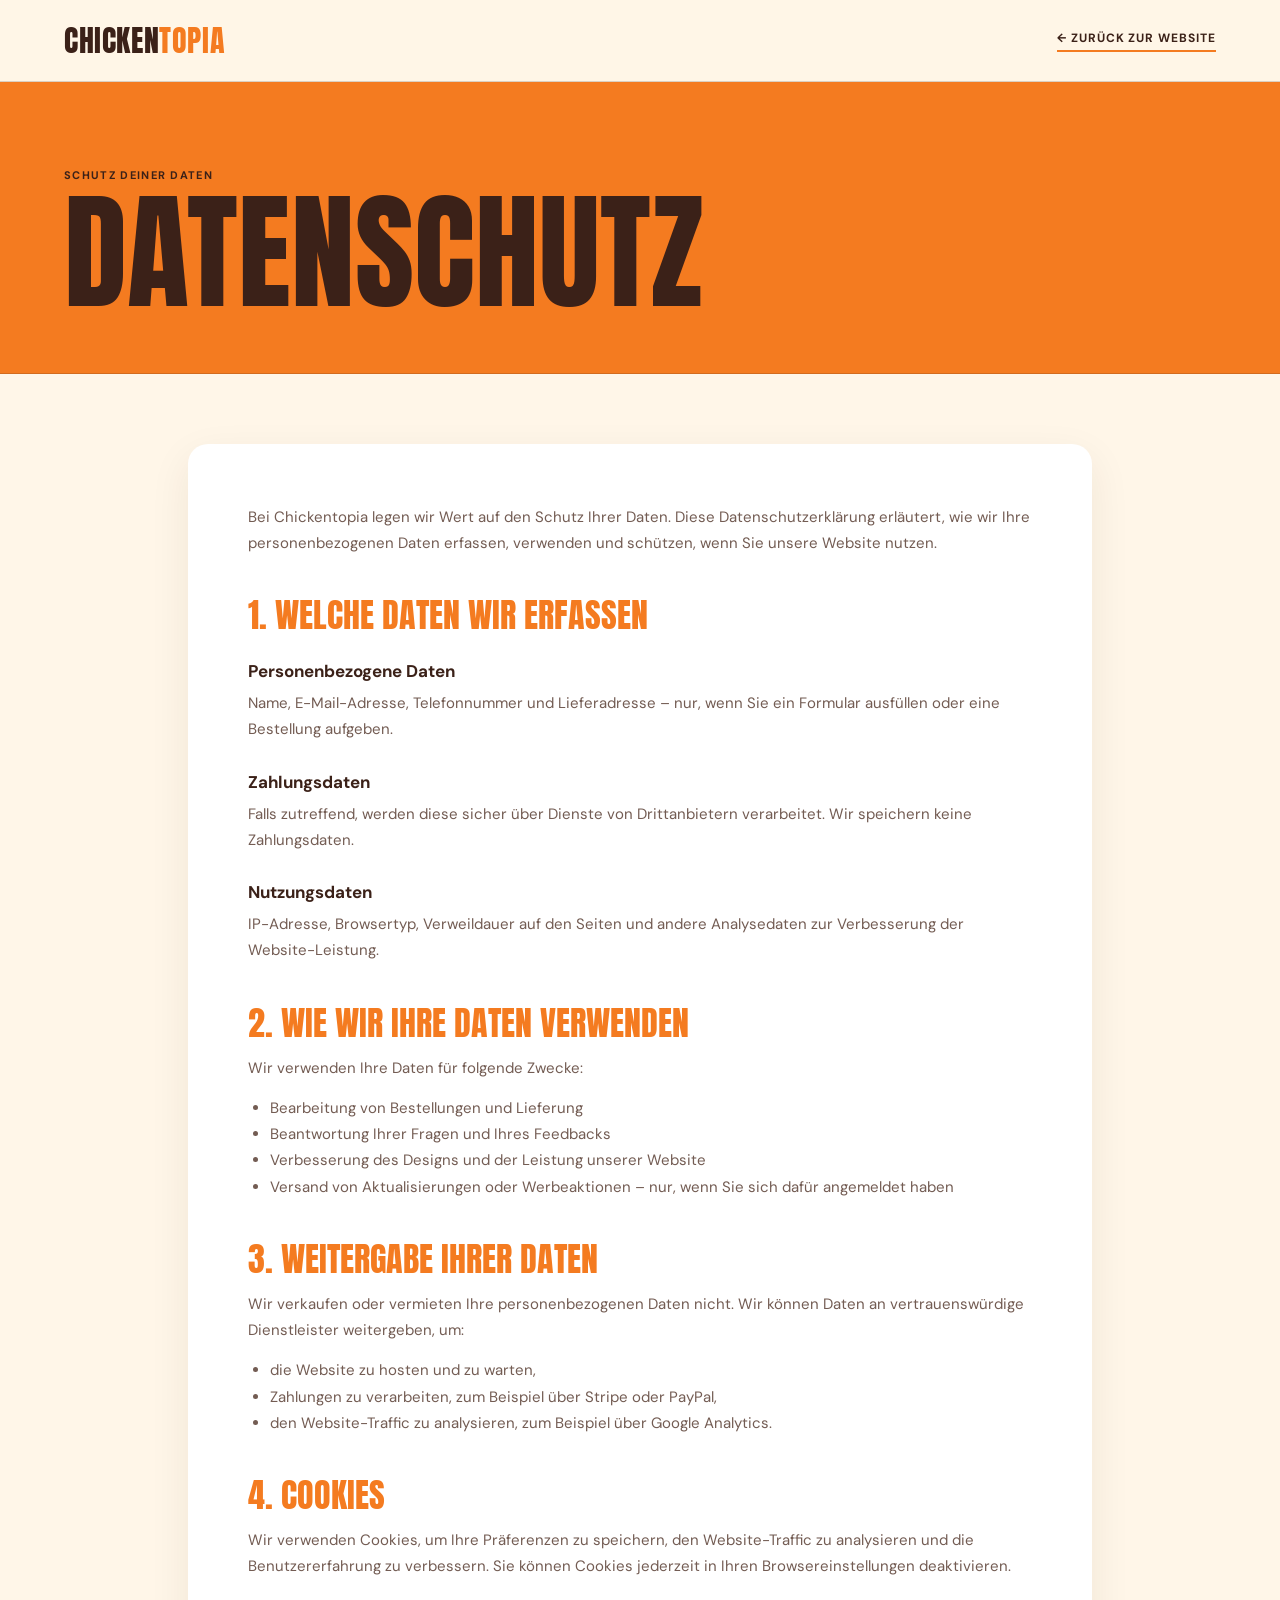
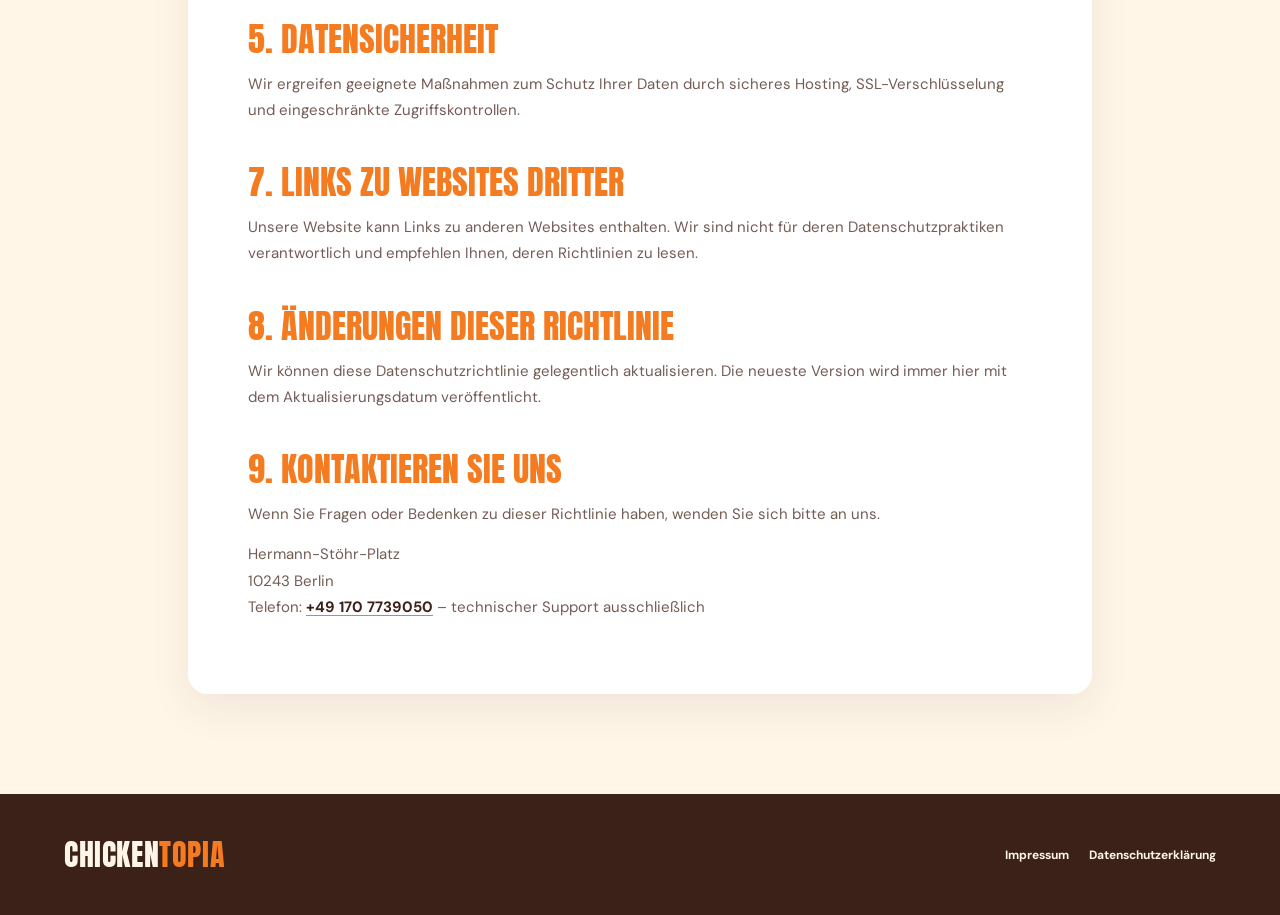
<file: datenschutz.html>
<!doctype html>
<html lang="de">
<head>
  <meta charset="utf-8">
  <meta name="viewport" content="width=device-width, initial-scale=1">
  <meta name="robots" content="noindex,follow">
  <title>Datenschutzerklärung | Chickentopia Berlin</title>
  <link rel="icon" href="favicon.ico">
  <link rel="stylesheet" href="legal.css">
</head>
<body>
  <header class="legal-header"><a class="legal-brand" href="index.html">CHICKEN<b>TOPIA</b></a><a class="back-link" href="index.html">← Zurück zur Website</a></header>
  <main>
    <section class="legal-hero"><p>Schutz deiner Daten</p><h1>Datenschutz</h1></section>
    <div class="legal-wrap"><article class="legal-card">
      <p>Bei Chickentopia legen wir Wert auf den Schutz Ihrer Daten. Diese Datenschutzerklärung erläutert, wie wir Ihre personenbezogenen Daten erfassen, verwenden und schützen, wenn Sie unsere Website nutzen.</p>
      <h2>1. Welche Daten wir erfassen</h2>
      <h3>Personenbezogene Daten</h3><p>Name, E-Mail-Adresse, Telefonnummer und Lieferadresse – nur, wenn Sie ein Formular ausfüllen oder eine Bestellung aufgeben.</p>
      <h3>Zahlungsdaten</h3><p>Falls zutreffend, werden diese sicher über Dienste von Drittanbietern verarbeitet. Wir speichern keine Zahlungsdaten.</p>
      <h3>Nutzungsdaten</h3><p>IP-Adresse, Browsertyp, Verweildauer auf den Seiten und andere Analysedaten zur Verbesserung der Website-Leistung.</p>
      <h2>2. Wie wir Ihre Daten verwenden</h2><p>Wir verwenden Ihre Daten für folgende Zwecke:</p><ul><li>Bearbeitung von Bestellungen und Lieferung</li><li>Beantwortung Ihrer Fragen und Ihres Feedbacks</li><li>Verbesserung des Designs und der Leistung unserer Website</li><li>Versand von Aktualisierungen oder Werbeaktionen – nur, wenn Sie sich dafür angemeldet haben</li></ul>
      <h2>3. Weitergabe Ihrer Daten</h2><p>Wir verkaufen oder vermieten Ihre personenbezogenen Daten nicht. Wir können Daten an vertrauenswürdige Dienstleister weitergeben, um:</p><ul><li>die Website zu hosten und zu warten,</li><li>Zahlungen zu verarbeiten, zum Beispiel über Stripe oder PayPal,</li><li>den Website-Traffic zu analysieren, zum Beispiel über Google Analytics.</li></ul>
      <h2>4. Cookies</h2><p>Wir verwenden Cookies, um Ihre Präferenzen zu speichern, den Website-Traffic zu analysieren und die Benutzererfahrung zu verbessern. Sie können Cookies jederzeit in Ihren Browsereinstellungen deaktivieren.</p>
      <h2>5. Datensicherheit</h2><p>Wir ergreifen geeignete Maßnahmen zum Schutz Ihrer Daten durch sicheres Hosting, SSL-Verschlüsselung und eingeschränkte Zugriffskontrollen.</p>
      <h2>7. Links zu Websites Dritter</h2><p>Unsere Website kann Links zu anderen Websites enthalten. Wir sind nicht für deren Datenschutzpraktiken verantwortlich und empfehlen Ihnen, deren Richtlinien zu lesen.</p>
      <h2>8. Änderungen dieser Richtlinie</h2><p>Wir können diese Datenschutzrichtlinie gelegentlich aktualisieren. Die neueste Version wird immer hier mit dem Aktualisierungsdatum veröffentlicht.</p>
      <h2>9. Kontaktieren Sie uns</h2><p>Wenn Sie Fragen oder Bedenken zu dieser Richtlinie haben, wenden Sie sich bitte an uns.</p><p>Hermann-Stöhr-Platz<br>10243 Berlin<br>Telefon: <a href="tel:+491707739050">+49 170 7739050</a> – technischer Support ausschließlich</p>
    </article></div>
  </main>
  <footer class="legal-footer"><a class="legal-brand" href="index.html">CHICKEN<b>TOPIA</b></a><nav><a href="impressum.html">Impressum</a><a href="datenschutz.html" aria-current="page">Datenschutzerklärung</a></nav></footer>
</body>
</html>
</file>
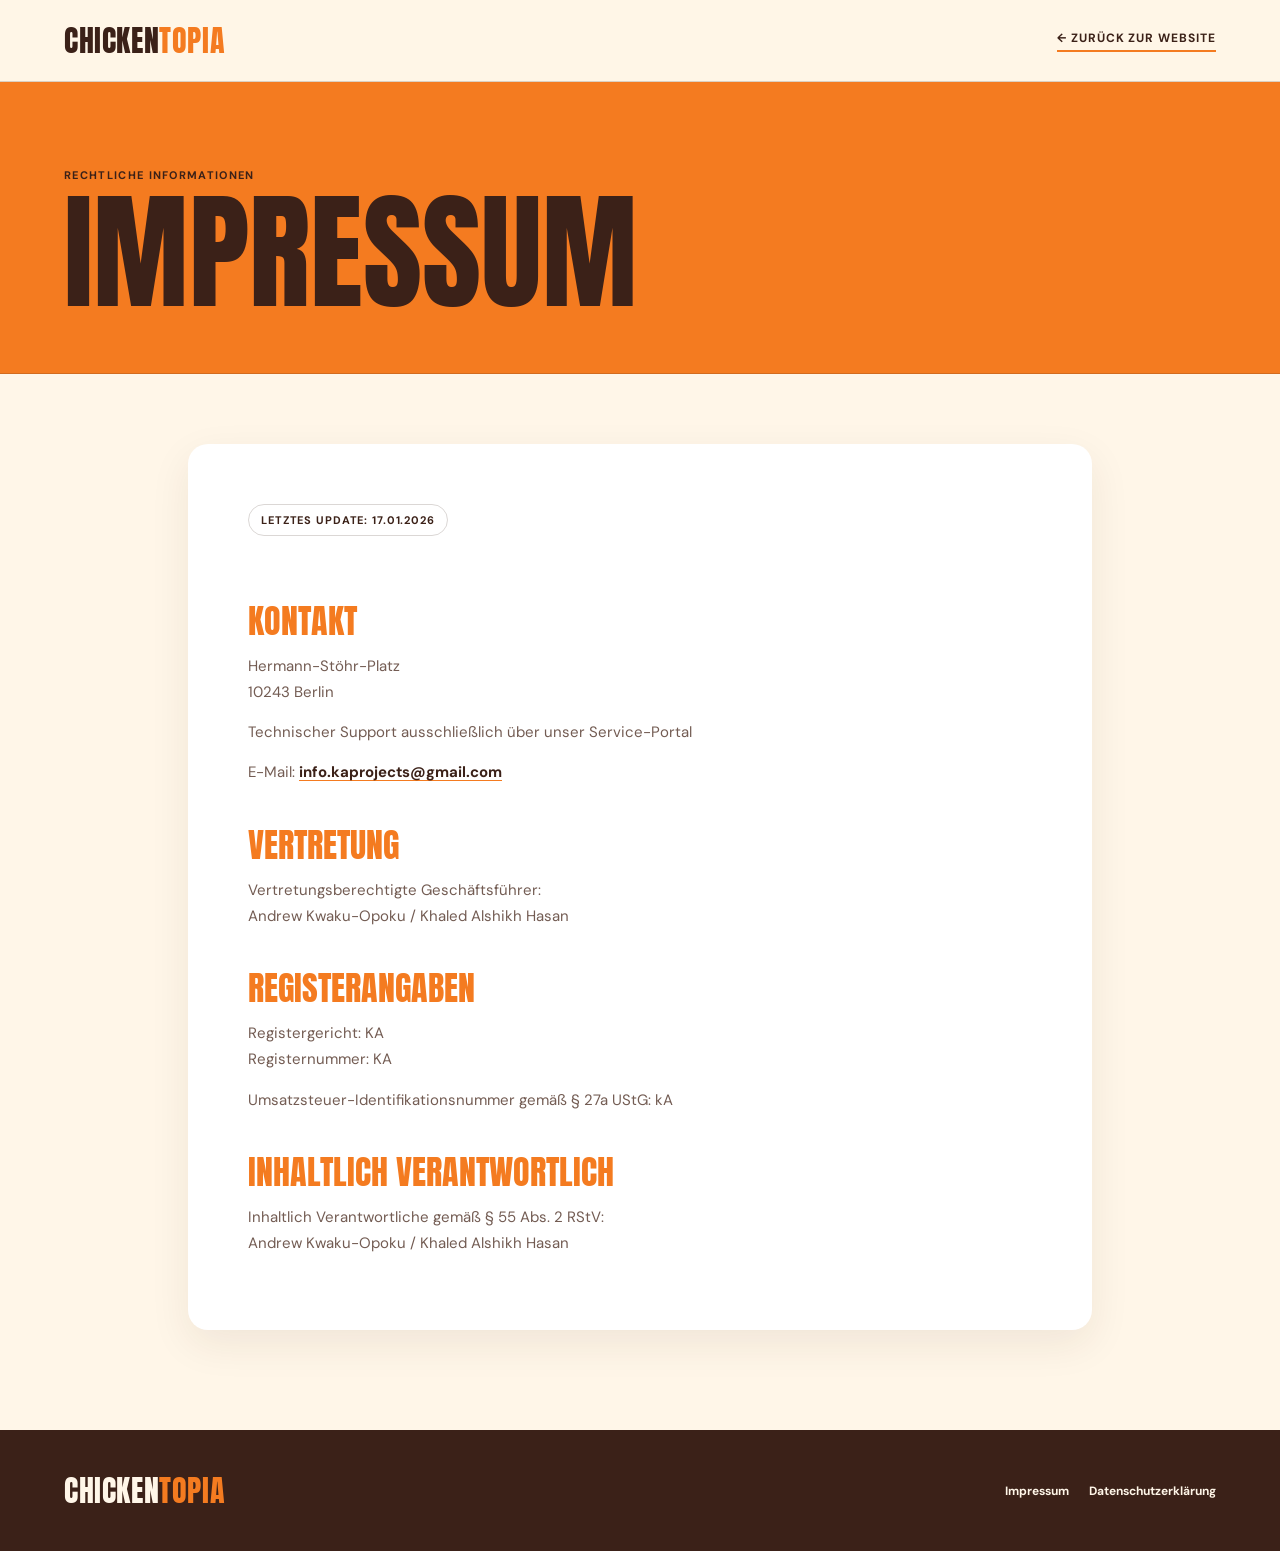
<file: impressum.html>
<!doctype html>
<html lang="de">
<head>
  <meta charset="utf-8">
  <meta name="viewport" content="width=device-width, initial-scale=1">
  <meta name="robots" content="noindex,follow">
  <title>Impressum | Chickentopia Berlin</title>
  <link rel="icon" href="favicon.ico">
  <link rel="stylesheet" href="legal.css">
</head>
<body>
  <header class="legal-header"><a class="legal-brand" href="index.html">CHICKEN<b>TOPIA</b></a><a class="back-link" href="index.html">← Zurück zur Website</a></header>
  <main>
    <section class="legal-hero"><p>Rechtliche Informationen</p><h1>Impressum</h1></section>
    <div class="legal-wrap"><article class="legal-card">
      <span class="legal-meta">Letztes Update: 17.01.2026</span>
      <h2>Kontakt</h2>
      <p>Hermann-Stöhr-Platz<br>10243 Berlin</p>
      <p>Technischer Support ausschließlich über unser Service-Portal</p>
      <p>E-Mail: <a href="mailto:info.kaprojects@gmail.com">info.kaprojects@gmail.com</a></p>
      <h2>Vertretung</h2>
      <p>Vertretungsberechtigte Geschäftsführer:<br>Andrew Kwaku-Opoku / Khaled Alshikh Hasan</p>
      <h2>Registerangaben</h2>
      <p>Registergericht: KA<br>Registernummer: KA</p>
      <p>Umsatzsteuer-Identifikationsnummer gemäß § 27a UStG: kA</p>
      <h2>Inhaltlich verantwortlich</h2>
      <p>Inhaltlich Verantwortliche gemäß § 55 Abs. 2 RStV:<br>Andrew Kwaku-Opoku / Khaled Alshikh Hasan</p>
    </article></div>
  </main>
  <footer class="legal-footer"><a class="legal-brand" href="index.html">CHICKEN<b>TOPIA</b></a><nav><a href="impressum.html" aria-current="page">Impressum</a><a href="datenschutz.html">Datenschutzerklärung</a></nav></footer>
</body>
</html>
</file>
<file: legal.css>
@import url('https://fonts.googleapis.com/css2?family=Anton&family=DM+Sans:wght@400;500;700&display=swap');

:root{--ink:#3b2118;--orange:#f47b20;--cream:#fff6e8;--line:rgba(59,33,24,.18);--muted:#735c53}
*{box-sizing:border-box}
html{scroll-behavior:smooth}
body{margin:0;background:var(--cream);color:var(--ink);font-family:"DM Sans",sans-serif}
a{color:inherit;text-decoration:none}
.legal-header{height:82px;padding:0 5vw;display:flex;align-items:center;justify-content:space-between;border-bottom:1px solid var(--line);background:rgba(255,246,232,.96);position:sticky;top:0;z-index:5}
.legal-brand{font:30px "Anton",sans-serif;letter-spacing:.02em}.legal-brand b{color:var(--orange);font-weight:400}
.back-link{font-size:12px;font-weight:700;text-transform:uppercase;letter-spacing:.08em;border-bottom:2px solid var(--orange);padding-bottom:4px}
.legal-hero{padding:86px 5vw 64px;background:var(--orange);border-bottom:1px solid var(--line)}
.legal-hero p{margin:0 0 14px;font-size:11px;font-weight:700;text-transform:uppercase;letter-spacing:.12em}
.legal-hero h1{margin:0;font:clamp(58px,10vw,145px)/.88 "Anton",sans-serif;text-transform:uppercase;max-width:1200px}
.legal-wrap{max-width:960px;margin:0 auto;padding:70px 28px 100px}
.legal-card{background:#fff;border-radius:20px;padding:clamp(28px,5vw,60px);box-shadow:0 14px 40px rgba(59,33,24,.08)}
.legal-card h2{font:34px/1 "Anton",sans-serif;text-transform:uppercase;margin:42px 0 15px;color:var(--orange)}
.legal-card h2:first-child{margin-top:0}
.legal-card h3{font-size:17px;margin:28px 0 8px}
.legal-card p,.legal-card li{font-size:15px;line-height:1.75;color:var(--muted)}
.legal-card p{margin:0 0 14px}.legal-card ul{margin:8px 0 20px;padding-left:22px}
.legal-card a{font-weight:700;color:var(--ink);text-decoration:underline;text-decoration-color:var(--orange);text-underline-offset:3px}
.legal-meta{display:inline-block;margin-bottom:26px;padding:8px 12px;border:1px solid var(--line);border-radius:99px;font-size:11px;font-weight:700;text-transform:uppercase;letter-spacing:.08em}
.legal-footer{background:var(--ink);color:var(--cream);padding:38px 5vw;display:flex;justify-content:space-between;align-items:center;gap:24px;flex-wrap:wrap}
.legal-footer nav{display:flex;gap:20px;flex-wrap:wrap;font-size:12px;font-weight:700}
@media(max-width:640px){.legal-header{height:70px;padding:0 18px}.legal-brand{font-size:25px}.legal-hero{padding:65px 18px 48px}.legal-wrap{padding:40px 18px 70px}.legal-card{border-radius:16px;padding:26px 20px}.legal-card h2{font-size:28px}.legal-footer{padding:32px 18px;align-items:flex-start;flex-direction:column}}
</file>
